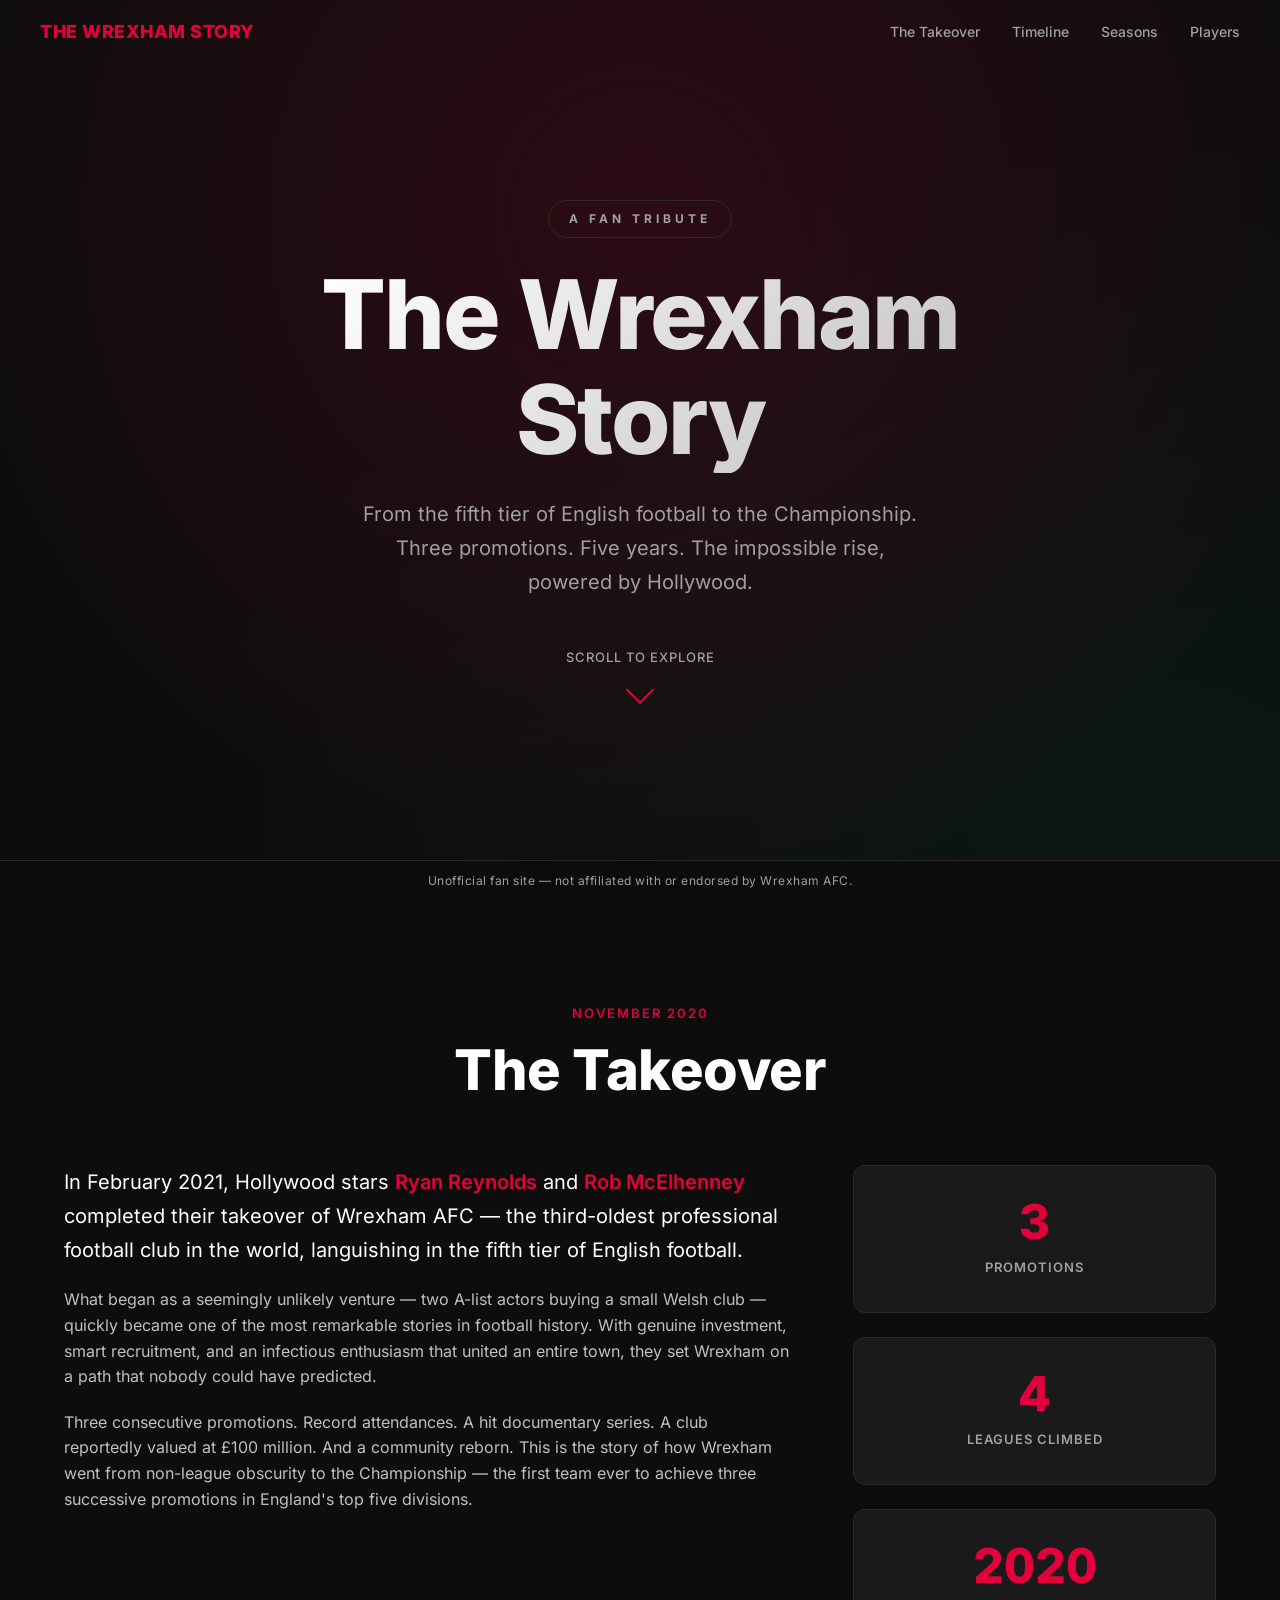
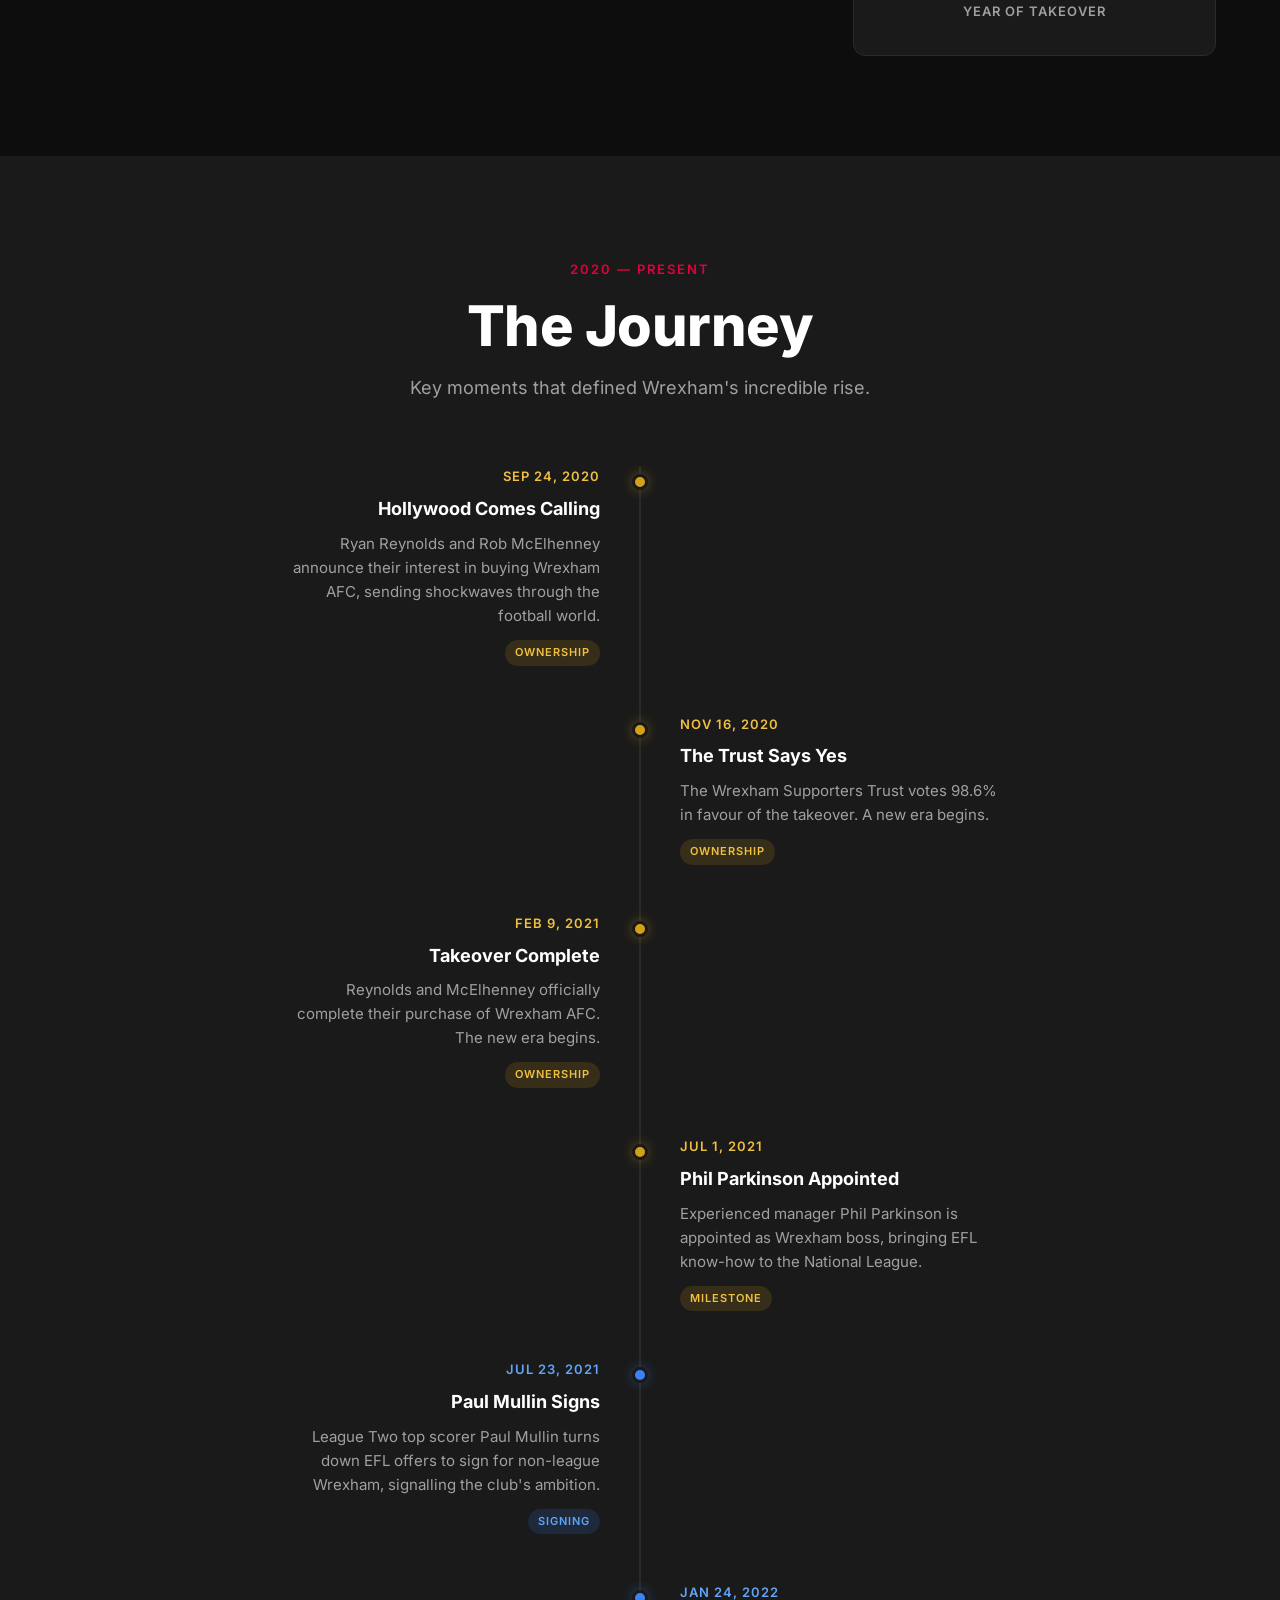
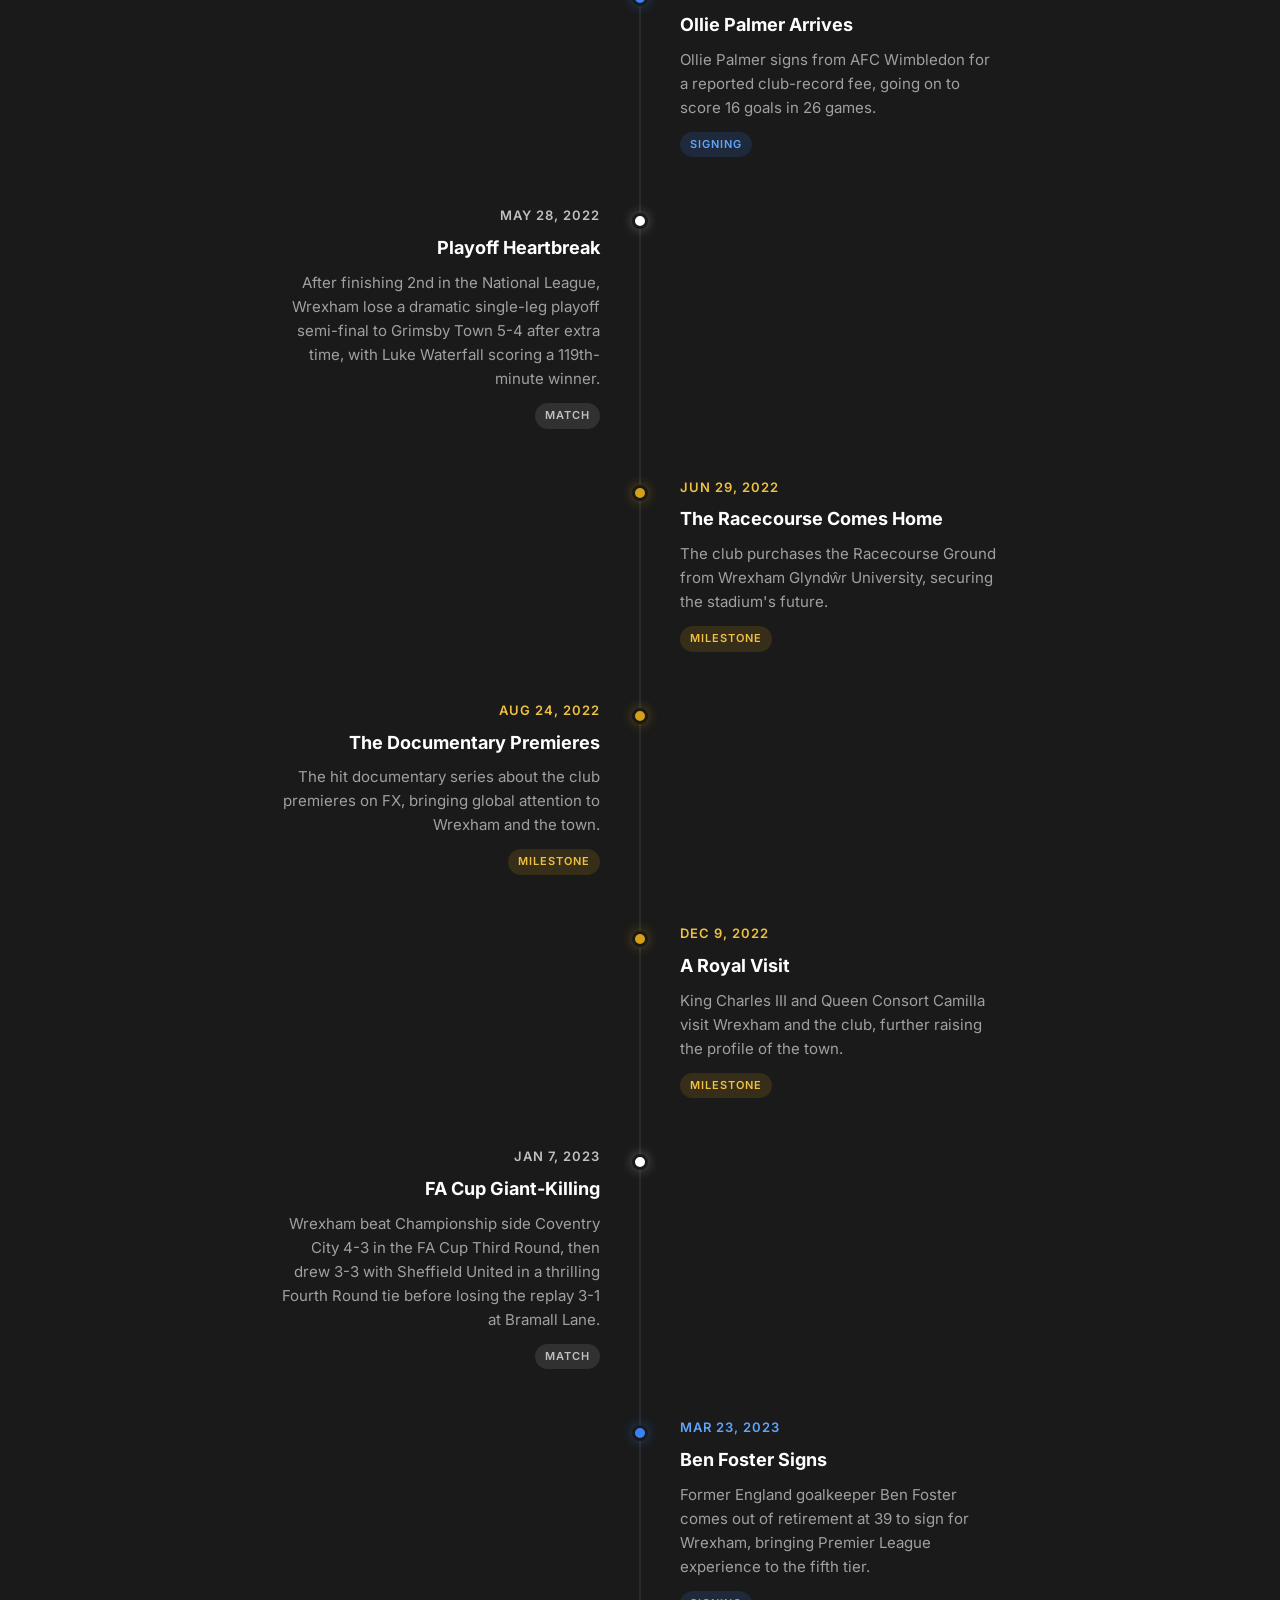
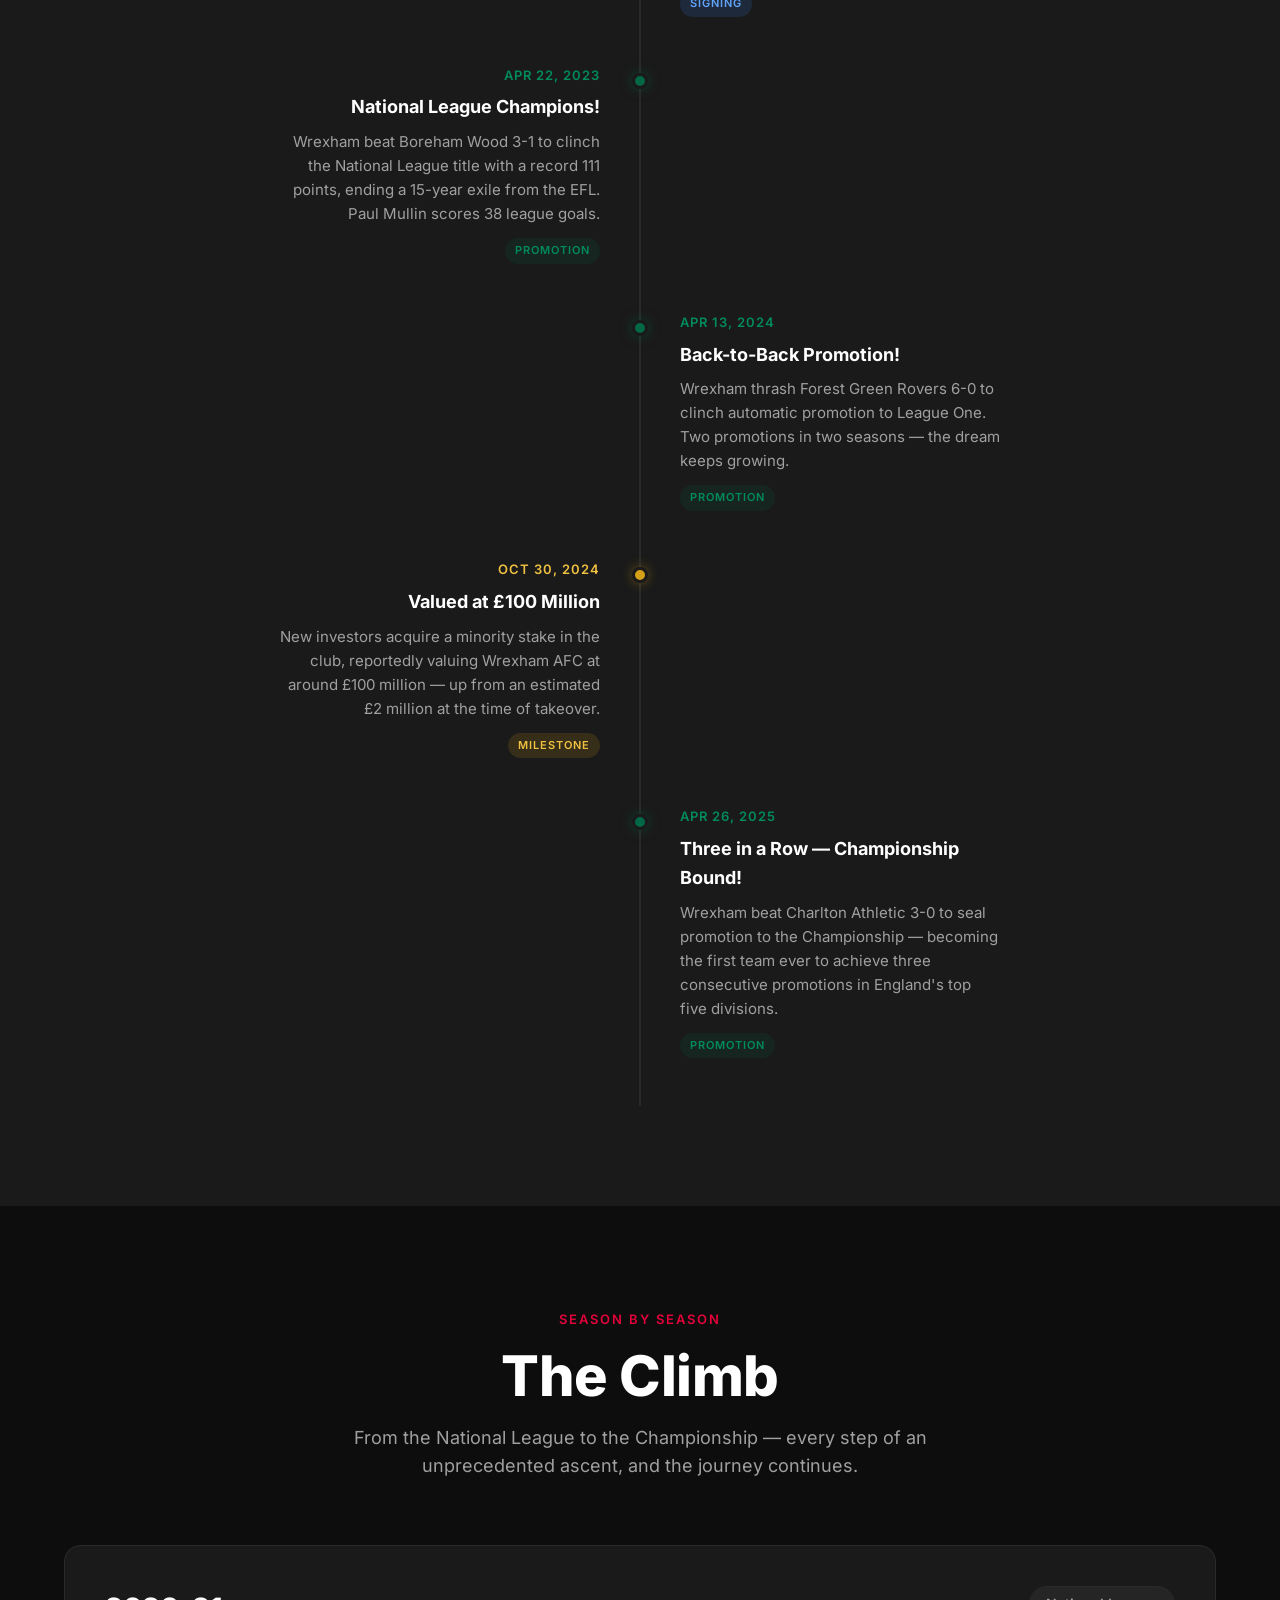
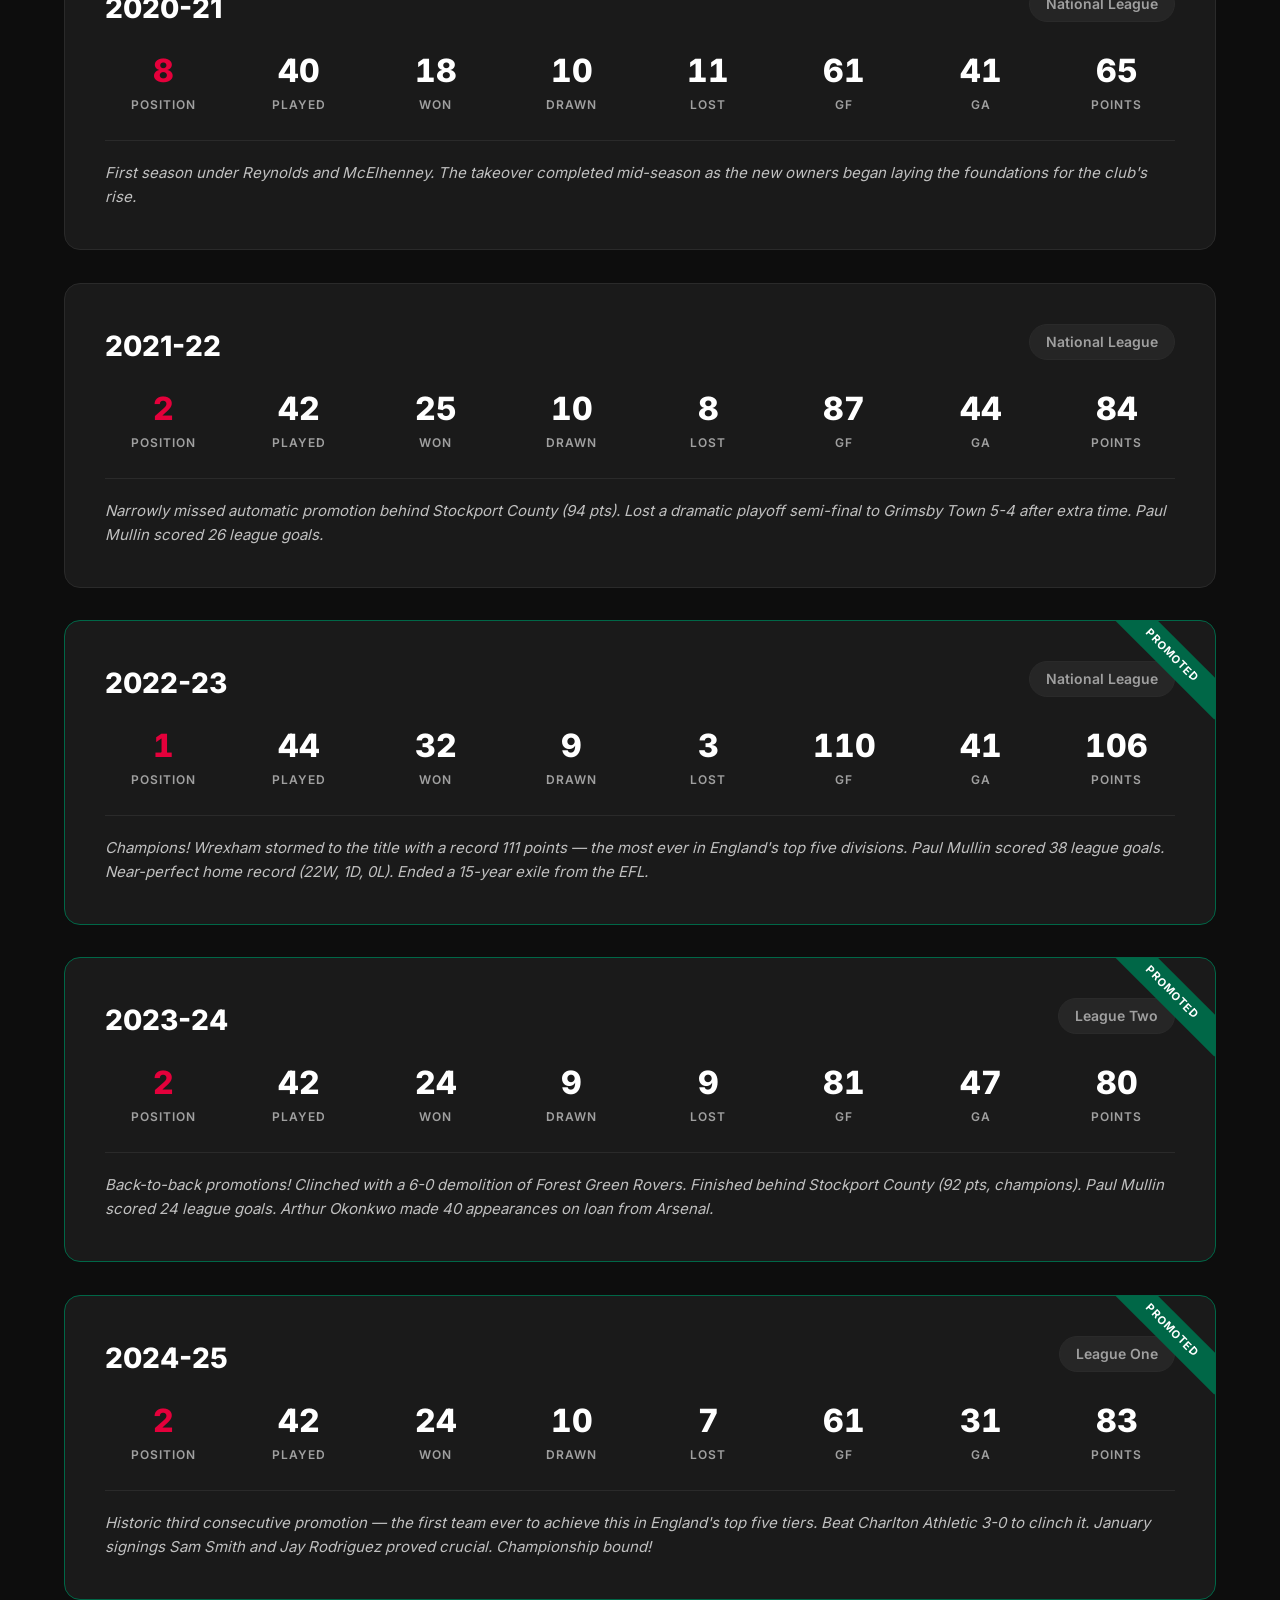
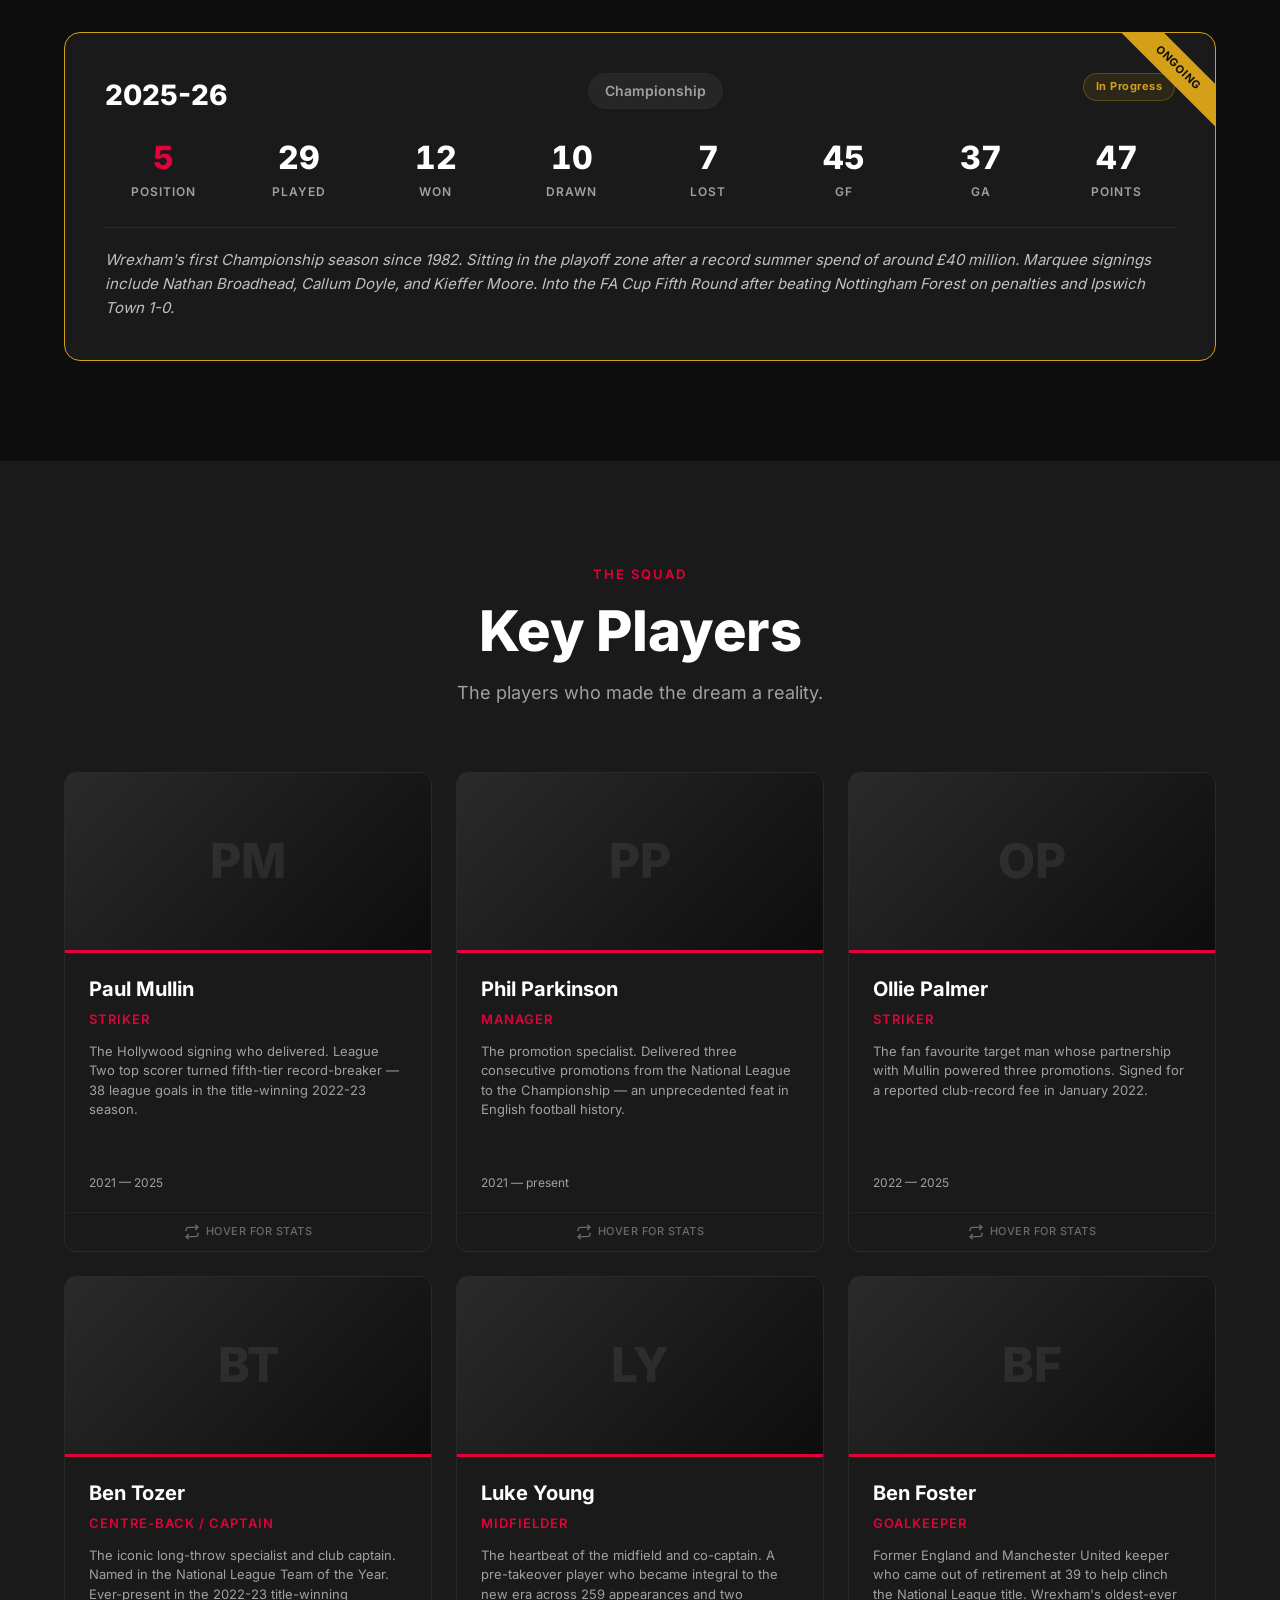
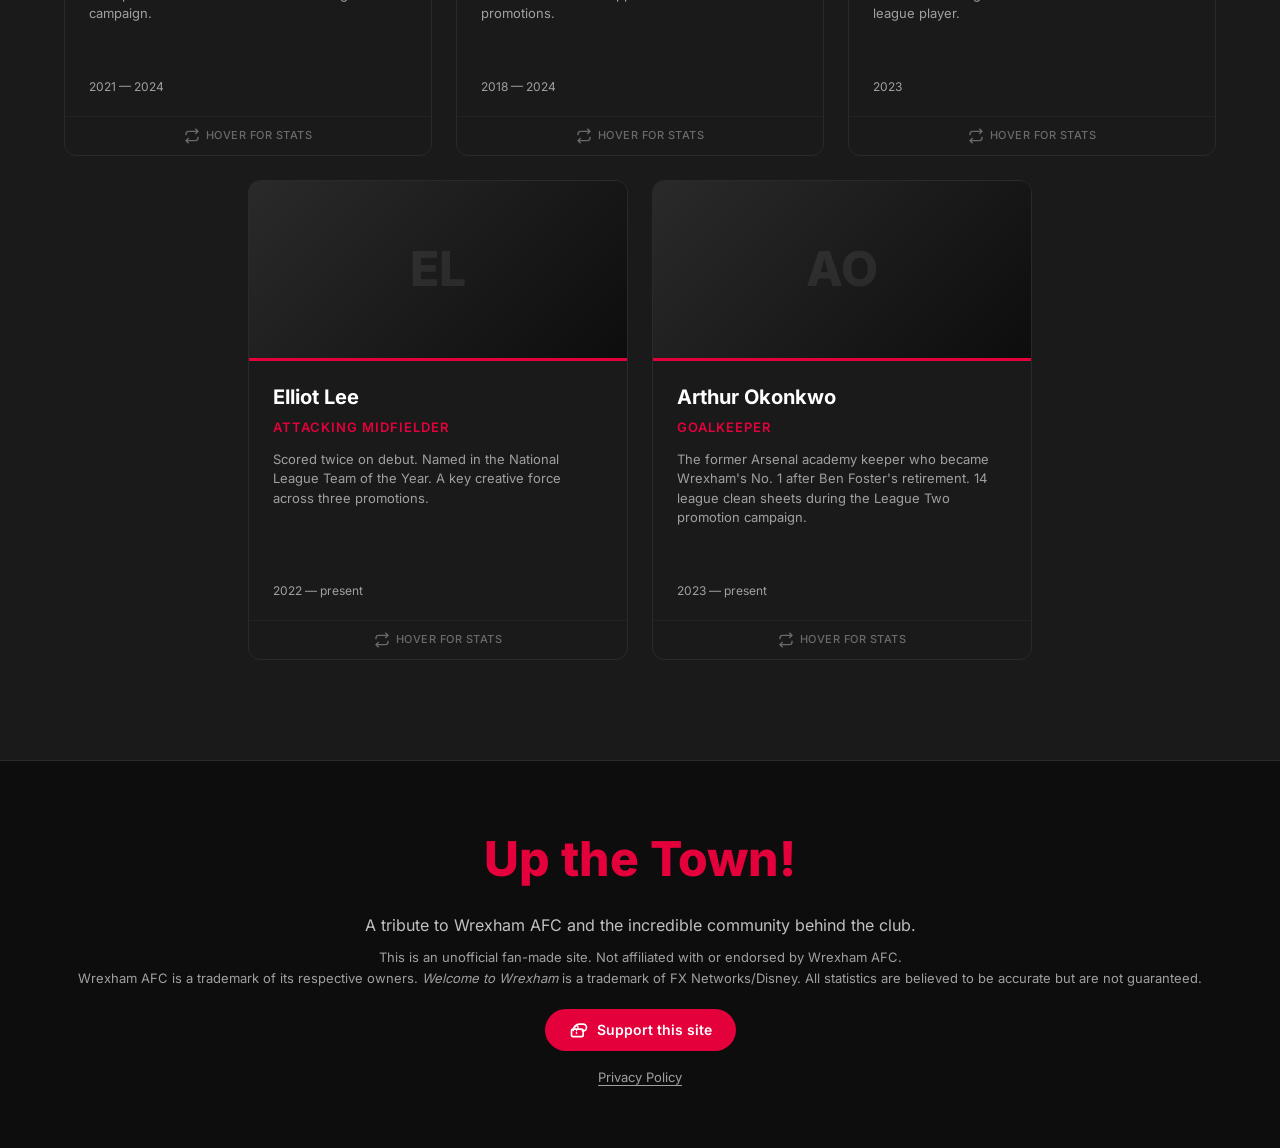
<file: index.html>
<!DOCTYPE html>
<html lang="en">
<head>
  <meta charset="UTF-8">
  <meta name="viewport" content="width=device-width, initial-scale=1.0">
  <title>The Wrexham Story — An Unofficial Fan Tribute</title>
  <meta name="description" content="An unofficial fan tribute documenting the incredible journey of Wrexham AFC since 2020. Three consecutive promotions from the National League to the Championship.">
  <link rel="canonical" href="https://wrexham-story.pages.dev/">
  <!-- Google Search Console -->
  <meta name="google-site-verification" content="bTykUN9U_rLU-2FO19yxiwik8EmIX-AzDOJ_jHThT9k" />
  <!-- Open Graph -->
  <meta property="og:type" content="website">
  <meta property="og:title" content="The Wrexham Story — An Unofficial Fan Tribute">
  <meta property="og:description" content="Three consecutive promotions. Five years. The impossible rise of Wrexham AFC, powered by Hollywood.">
  <meta property="og:url" content="https://wrexham-story.pages.dev/">
  <meta property="og:site_name" content="The Wrexham Story">
  <meta property="og:locale" content="en_GB">
  <!-- Twitter Card -->
  <meta name="twitter:card" content="summary_large_image">
  <meta name="twitter:title" content="The Wrexham Story — An Unofficial Fan Tribute">
  <meta name="twitter:description" content="Three consecutive promotions. Five years. The impossible rise of Wrexham AFC, powered by Hollywood.">
  <!-- Favicon -->
  <link rel="icon" href="favicon.svg" type="image/svg+xml">
  <link rel="stylesheet" href="css/fonts.css">
  <link rel="stylesheet" href="css/styles.css">
  <link rel="stylesheet" href="css/animations.css">
  <!-- Structured Data -->
  <script type="application/ld+json">
  {
    "@context": "https://schema.org",
    "@type": "WebPage",
    "name": "The Wrexham Story",
    "description": "An unofficial fan tribute documenting the incredible journey of Wrexham AFC since 2020. Three consecutive promotions from the National League to the Championship.",
    "url": "https://wrexham-story.pages.dev/",
    "inLanguage": "en",
    "about": {
      "@type": "SportsTeam",
      "name": "Wrexham AFC",
      "sport": "Football",
      "url": "https://www.wrexhamafc.co.uk"
    },
    "keywords": "Wrexham AFC, Ryan Reynolds, Rob McElhenney, football, promotions, Championship, National League"
  }
  </script>
</head>
<body>

  <!-- Skip to Content (Accessibility) -->
  <a href="#about" class="skip-link">Skip to content</a>

  <!-- Scroll Progress Bar -->
  <div class="scroll-progress" id="scrollProgress"></div>

  <!-- Navigation -->
  <nav class="nav" id="nav">
    <div class="nav__inner">
      <a href="#hero" class="nav__logo">The Wrexham Story</a>
      <ul class="nav__links">
        <li><a href="#about" class="nav__link" data-section="about">The Takeover</a></li>
        <li><a href="#timeline" class="nav__link" data-section="timeline">Timeline</a></li>
        <li><a href="#seasons" class="nav__link" data-section="seasons">Seasons</a></li>
        <li><a href="#players" class="nav__link" data-section="players">Players</a></li>
      </ul>
      <button class="nav__toggle" id="navToggle" aria-label="Toggle menu">
        <span></span>
        <span></span>
        <span></span>
      </button>
    </div>
  </nav>

  <!-- Disclaimer Banner -->
  <div class="disclaimer-banner">
    Unofficial fan site — not affiliated with or endorsed by Wrexham AFC.
  </div>

  <!-- Hero Section -->
  <section class="hero" id="hero">
    <div class="hero__bg"></div>
    <div class="hero__content">
      <div class="hero__badge">A Fan Tribute</div>
      <h1 class="hero__title">The Wrexham<br>Story</h1>
      <p class="hero__subtitle">From the fifth tier of English football to the Championship.<br>Three promotions. Five years. The impossible rise, powered by Hollywood.</p>
      <div class="hero__scroll-indicator">
        <span>Scroll to explore</span>
        <div class="hero__arrow"></div>
      </div>
    </div>
  </section>

  <!-- About the Takeover -->
  <section class="section" id="about">
    <div class="container">
      <div class="section__header reveal">
        <span class="section__label">November 2020</span>
        <h2 class="section__title">The Takeover</h2>
      </div>
      <div class="about__content reveal">
        <div class="about__text">
          <p class="about__lead">In February 2021, Hollywood stars <strong>Ryan Reynolds</strong> and <strong>Rob McElhenney</strong> completed their takeover of Wrexham AFC — the third-oldest professional football club in the world, languishing in the fifth tier of English football.</p>
          <p>What began as a seemingly unlikely venture — two A-list actors buying a small Welsh club — quickly became one of the most remarkable stories in football history. With genuine investment, smart recruitment, and an infectious enthusiasm that united an entire town, they set Wrexham on a path that nobody could have predicted.</p>
          <p>Three consecutive promotions. Record attendances. A hit documentary series. A club reportedly valued at £100 million. And a community reborn. This is the story of how Wrexham went from non-league obscurity to the Championship — the first team ever to achieve three successive promotions in England's top five divisions.</p>
        </div>
        <div class="about__stats">
          <div class="about__stat">
            <span class="about__stat-number" data-count="3">0</span>
            <span class="about__stat-label">Promotions</span>
          </div>
          <div class="about__stat">
            <span class="about__stat-number" data-count="4">0</span>
            <span class="about__stat-label">Leagues Climbed</span>
          </div>
          <div class="about__stat">
            <span class="about__stat-number" data-count="2020">0</span>
            <span class="about__stat-label">Year of Takeover</span>
          </div>
        </div>
      </div>
    </div>
  </section>

  <!-- Timeline -->
  <section class="section section--alt" id="timeline">
    <div class="container">
      <div class="section__header reveal">
        <span class="section__label">2020 — Present</span>
        <h2 class="section__title">The Journey</h2>
        <p class="section__subtitle">Key moments that defined Wrexham's incredible rise.</p>
      </div>
      <div class="timeline" id="timelineContainer">
        <!-- Populated by js/timeline.js -->
        <noscript>
          <p>Key moments: Hollywood takeover (2020), Paul Mullin signs (2021), National League title with record 111 points (2023), back-to-back promotion to League One (2024), historic third consecutive promotion to Championship (2025).</p>
        </noscript>
      </div>
    </div>
  </section>

  <!-- Seasons -->
  <section class="section" id="seasons">
    <div class="container">
      <div class="section__header reveal">
        <span class="section__label">Season by Season</span>
        <h2 class="section__title">The Climb</h2>
        <p class="section__subtitle">From the National League to the Championship — every step of an unprecedented ascent, and the journey continues.</p>
      </div>
      <div class="seasons" id="seasonsContainer">
        <!-- Populated by js/seasons.js -->
        <noscript>
          <p>Wrexham AFC seasons: 2020-21 National League (8th), 2021-22 National League (2nd), 2022-23 National League Champions (1st, 111 pts), 2023-24 League Two (2nd, promoted), 2024-25 League One (2nd, promoted), 2025-26 Championship (ongoing).</p>
        </noscript>
      </div>
    </div>
  </section>

  <!-- Notable Players -->
  <section class="section section--alt" id="players">
    <div class="container">
      <div class="section__header reveal">
        <span class="section__label">The Squad</span>
        <h2 class="section__title">Key Players</h2>
        <p class="section__subtitle">The players who made the dream a reality.</p>
      </div>
      <div class="players" id="playersContainer">
        <!-- Populated by js/players.js -->
        <noscript>
          <p>Key players: Paul Mullin (170 apps, 108 goals), Phil Parkinson (Manager), Ollie Palmer (156 apps, 46 goals), Ben Tozer (Captain), Luke Young (259 apps), Ben Foster, Elliot Lee (152 apps, 41 goals), Arthur Okonkwo (80 apps, 30 clean sheets).</p>
        </noscript>
      </div>
    </div>
  </section>

  <!-- Footer -->
  <footer class="footer" id="footer">
    <div class="container">
      <div class="footer__content">
        <p class="footer__tagline">Up the Town!</p>
        <p class="footer__credit">A tribute to Wrexham AFC and the incredible community behind the club.</p>
        <p class="footer__note">This is an unofficial fan-made site. Not affiliated with or endorsed by Wrexham AFC.</p>
        <p class="footer__note">Wrexham AFC is a trademark of its respective owners. <em>Welcome to Wrexham</em> is a trademark of FX Networks/Disney. All statistics are believed to be accurate but are not guaranteed.</p>
        <a href="https://ko-fi.com/nyikoz" target="_blank" rel="noopener noreferrer" class="footer__kofi">
          <svg class="footer__kofi-icon" viewBox="0 0 24 24" fill="none" xmlns="http://www.w3.org/2000/svg" aria-hidden="true"><path d="M5 12.5C5 8.358 8.358 5 12.5 5H17c2.21 0 4 1.79 4 4s-1.79 4-4 4h-1" stroke="currentColor" stroke-width="2" stroke-linecap="round"/><path d="M7 9c0-1 .6-2 2-2s2 1 2 2c0 2-2 2-2 4" stroke="currentColor" stroke-width="1.5" stroke-linecap="round"/><path d="M9 15.5v.5" stroke="currentColor" stroke-width="2" stroke-linecap="round"/><rect x="3" y="11" width="14" height="9" rx="2" stroke="currentColor" stroke-width="2"/></svg>
          Support this site
        </a>
        <p class="footer__note"><a href="privacy.html" class="footer__link">Privacy Policy</a></p>
      </div>
    </div>
  </footer>

  <script src="js/timeline.js"></script>
  <script src="js/seasons.js"></script>
  <script src="js/players.js"></script>
  <script src="js/effects.js"></script>
  <script src="js/main.js"></script>
</body>
</html>
</file>
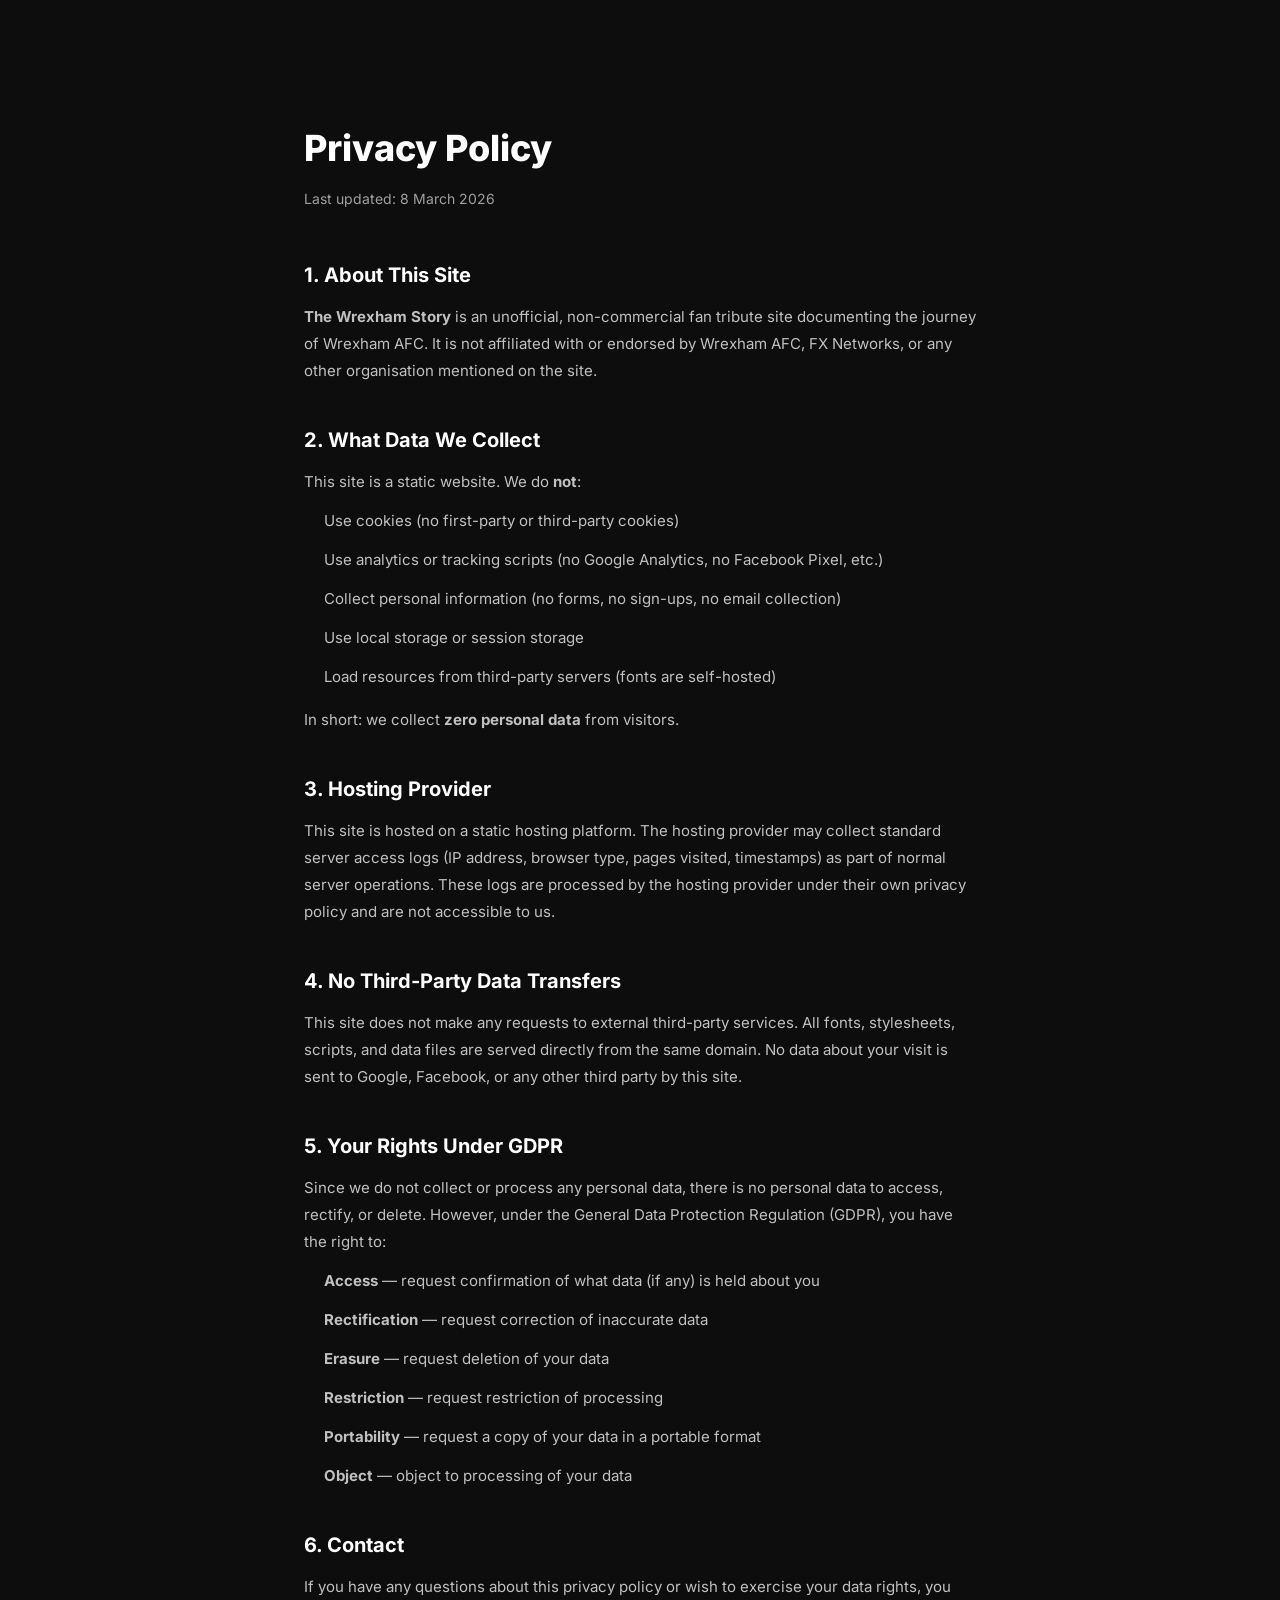
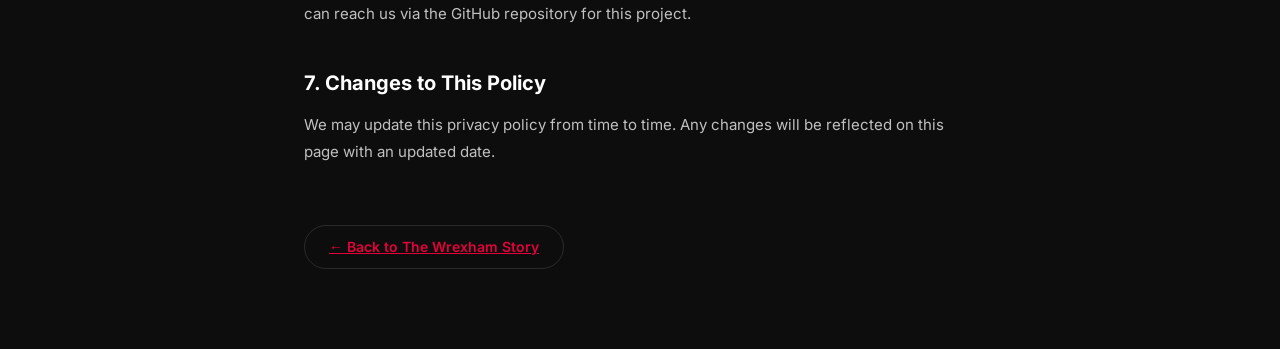
<file: privacy.html>
<!DOCTYPE html>
<html lang="en">
<head>
  <meta charset="UTF-8">
  <meta name="viewport" content="width=device-width, initial-scale=1.0">
  <title>Privacy Policy — The Wrexham Story</title>
  <meta name="description" content="Privacy policy for The Wrexham Story, an unofficial Wrexham AFC fan tribute site.">
  <link rel="canonical" href="https://wrexham-story.pages.dev/privacy.html">
  <meta property="og:type" content="website">
  <meta property="og:title" content="Privacy Policy — The Wrexham Story">
  <meta property="og:description" content="Privacy policy for The Wrexham Story, an unofficial Wrexham AFC fan tribute site.">
  <meta property="og:url" content="https://wrexham-story.pages.dev/privacy.html">
  <link rel="icon" href="favicon.svg" type="image/svg+xml">
  <link rel="stylesheet" href="css/fonts.css">
  <link rel="stylesheet" href="css/styles.css">
  <style>
    .privacy {
      max-width: 720px;
      margin: 0 auto;
      padding: 120px var(--container-padding) 80px;
    }
    .privacy h1 {
      font-size: 36px;
      font-weight: 800;
      margin-bottom: 8px;
    }
    .privacy .privacy__updated {
      font-size: 14px;
      color: var(--color-muted);
      margin-bottom: 48px;
    }
    .privacy h2 {
      font-size: 20px;
      font-weight: 700;
      margin-top: 40px;
      margin-bottom: 12px;
      color: var(--color-white);
    }
    .privacy p,
    .privacy li {
      font-size: 15px;
      color: var(--color-muted-light);
      line-height: 1.8;
      margin-bottom: 12px;
    }
    .privacy ul {
      padding-left: 20px;
      margin-bottom: 16px;
    }
    .privacy a {
      color: var(--color-red);
      text-decoration: underline;
    }
    .privacy__back {
      display: inline-block;
      margin-top: 48px;
      font-size: 14px;
      font-weight: 600;
      color: var(--color-muted);
      text-decoration: none;
      border: 1px solid var(--color-dark-border);
      padding: 10px 24px;
      border-radius: 100px;
      transition: color 0.2s, border-color 0.2s;
    }
    .privacy__back:hover {
      color: var(--color-white);
      border-color: var(--color-muted);
    }
  </style>
</head>
<body>
  <div class="privacy">
    <h1>Privacy Policy</h1>
    <p class="privacy__updated">Last updated: 8 March 2026</p>

    <h2>1. About This Site</h2>
    <p><strong>The Wrexham Story</strong> is an unofficial, non-commercial fan tribute site documenting the journey of Wrexham AFC. It is not affiliated with or endorsed by Wrexham AFC, FX Networks, or any other organisation mentioned on the site.</p>

    <h2>2. What Data We Collect</h2>
    <p>This site is a static website. We do <strong>not</strong>:</p>
    <ul>
      <li>Use cookies (no first-party or third-party cookies)</li>
      <li>Use analytics or tracking scripts (no Google Analytics, no Facebook Pixel, etc.)</li>
      <li>Collect personal information (no forms, no sign-ups, no email collection)</li>
      <li>Use local storage or session storage</li>
      <li>Load resources from third-party servers (fonts are self-hosted)</li>
    </ul>
    <p>In short: we collect <strong>zero personal data</strong> from visitors.</p>

    <h2>3. Hosting Provider</h2>
    <p>This site is hosted on a static hosting platform. The hosting provider may collect standard server access logs (IP address, browser type, pages visited, timestamps) as part of normal server operations. These logs are processed by the hosting provider under their own privacy policy and are not accessible to us.</p>

    <h2>4. No Third-Party Data Transfers</h2>
    <p>This site does not make any requests to external third-party services. All fonts, stylesheets, scripts, and data files are served directly from the same domain. No data about your visit is sent to Google, Facebook, or any other third party by this site.</p>

    <h2>5. Your Rights Under GDPR</h2>
    <p>Since we do not collect or process any personal data, there is no personal data to access, rectify, or delete. However, under the General Data Protection Regulation (GDPR), you have the right to:</p>
    <ul>
      <li><strong>Access</strong> — request confirmation of what data (if any) is held about you</li>
      <li><strong>Rectification</strong> — request correction of inaccurate data</li>
      <li><strong>Erasure</strong> — request deletion of your data</li>
      <li><strong>Restriction</strong> — request restriction of processing</li>
      <li><strong>Portability</strong> — request a copy of your data in a portable format</li>
      <li><strong>Object</strong> — object to processing of your data</li>
    </ul>

    <h2>6. Contact</h2>
    <p>If you have any questions about this privacy policy or wish to exercise your data rights, you can reach us via the GitHub repository for this project.</p>

    <h2>7. Changes to This Policy</h2>
    <p>We may update this privacy policy from time to time. Any changes will be reflected on this page with an updated date.</p>

    <a href="index.html" class="privacy__back">&larr; Back to The Wrexham Story</a>
  </div>
</body>
</html>
</file>
<file: css/fonts.css>
/* ============================================
   Self-hosted Inter Font — GDPR Compliant
   No external requests to Google servers.
   ============================================ */

@font-face {
  font-family: 'Inter';
  font-style: normal;
  font-weight: 400;
  font-display: swap;
  src: url('../fonts/inter-400.woff2') format('woff2');
}

@font-face {
  font-family: 'Inter';
  font-style: normal;
  font-weight: 500;
  font-display: swap;
  src: url('../fonts/inter-500.woff2') format('woff2');
}

@font-face {
  font-family: 'Inter';
  font-style: normal;
  font-weight: 600;
  font-display: swap;
  src: url('../fonts/inter-600.woff2') format('woff2');
}

@font-face {
  font-family: 'Inter';
  font-style: normal;
  font-weight: 700;
  font-display: swap;
  src: url('../fonts/inter-700.woff2') format('woff2');
}

@font-face {
  font-family: 'Inter';
  font-style: normal;
  font-weight: 800;
  font-display: swap;
  src: url('../fonts/inter-800.woff2') format('woff2');
}
</file>
<file: css/styles.css>
/* ============================================
   Wrexham FC — The Wrexham Story
   Core Styles
   ============================================ */

/* --- CSS Custom Properties --- */
:root {
  --color-red: #E4003B;
  --color-red-dark: #B8002F;
  --color-red-glow: rgba(228, 0, 59, 0.3);
  --color-green: #006747;
  --color-green-light: #008B5E;
  --color-amber: #D4A017;
  --color-amber-light: #F0C040;
  --color-blue: #3B82F6;
  --color-blue-light: #60A5FA;
  --color-dark: #0D0D0D;
  --color-dark-surface: #1A1A1A;
  --color-dark-border: #2A2A2A;
  --color-white: #FFFFFF;
  --color-muted: #A0A0A0;
  --color-muted-light: #C0C0C0;

  --font-family: 'Inter', -apple-system, BlinkMacSystemFont, 'Segoe UI', sans-serif;

  --container-max: 1200px;
  --container-padding: 24px;

  --section-spacing: 100px;
  --section-spacing-mobile: 60px;

  --nav-height: 64px;

  --radius-sm: 8px;
  --radius-md: 12px;
  --radius-lg: 16px;

  --shadow-card: 0 4px 24px rgba(0, 0, 0, 0.3);
  --shadow-card-hover: 0 8px 40px rgba(0, 0, 0, 0.5);
  --shadow-glow: 0 0 30px var(--color-red-glow);
}

/* --- Reset --- */
*,
*::before,
*::after {
  margin: 0;
  padding: 0;
  box-sizing: border-box;
}

html {
  scroll-behavior: smooth;
  -webkit-text-size-adjust: 100%;
  overflow-x: hidden;
}

body {
  font-family: var(--font-family);
  font-size: 16px;
  line-height: 1.6;
  color: var(--color-white);
  background-color: var(--color-dark);
  overflow-x: hidden;
  -webkit-font-smoothing: antialiased;
  -moz-osx-font-smoothing: grayscale;
}

a {
  color: inherit;
  text-decoration: none;
}

ul {
  list-style: none;
}

img {
  max-width: 100%;
  display: block;
}

/* --- Skip Link (Accessibility) --- */
.skip-link {
  position: absolute;
  top: -100%;
  left: 16px;
  z-index: 1002;
  padding: 12px 24px;
  background: var(--color-red);
  color: var(--color-white);
  font-size: 14px;
  font-weight: 600;
  border-radius: var(--radius-sm);
  text-decoration: none;
  transition: top 0.2s ease;
}

.skip-link:focus {
  top: 16px;
}

/* --- Focus Styles (Accessibility) --- */
:focus-visible {
  outline: 2px solid var(--color-red);
  outline-offset: 3px;
}

.nav__link:focus-visible {
  outline-offset: 6px;
  border-radius: 2px;
}

.nav__toggle:focus-visible {
  outline-offset: 4px;
  border-radius: var(--radius-sm);
}

.nav__logo:focus-visible {
  outline-offset: 4px;
  border-radius: 2px;
}

/* --- Disclaimer Banner --- */
.disclaimer-banner {
  position: fixed;
  bottom: 0;
  left: 0;
  right: 0;
  z-index: 999;
  background: rgba(13, 13, 13, 0.95);
  backdrop-filter: blur(8px);
  -webkit-backdrop-filter: blur(8px);
  border-top: 1px solid var(--color-dark-border);
  padding: 10px var(--container-padding);
  font-size: 12px;
  color: var(--color-muted);
  text-align: center;
  letter-spacing: 0.5px;
}

/* --- Scroll Progress Bar --- */
.scroll-progress {
  position: fixed;
  top: 0;
  left: 0;
  height: 3px;
  width: 0%;
  background: var(--color-red);
  z-index: 1001;
  transition: none;
}

/* --- Navigation --- */
.nav {
  position: fixed;
  top: 0;
  left: 0;
  right: 0;
  z-index: 1000;
  padding: 0 var(--container-padding);
  height: var(--nav-height);
  transition: background-color 0.3s ease, box-shadow 0.3s ease;
}

.nav--solid {
  background-color: rgba(13, 13, 13, 0.95);
  backdrop-filter: blur(12px);
  -webkit-backdrop-filter: blur(12px);
  box-shadow: 0 1px 0 var(--color-dark-border);
}

.nav__inner {
  max-width: var(--container-max);
  margin: 0 auto;
  height: 100%;
  display: flex;
  align-items: center;
  justify-content: space-between;
}

.nav__logo {
  font-size: 18px;
  font-weight: 800;
  letter-spacing: 0.5px;
  color: var(--color-red);
  text-transform: uppercase;
}

.nav__links {
  display: flex;
  gap: 32px;
}

.nav__link {
  font-size: 14px;
  font-weight: 500;
  color: var(--color-muted);
  position: relative;
  padding: 10px 0;
  transition: color 0.3s ease;
}

.nav__link::after {
  content: '';
  position: absolute;
  bottom: 0;
  left: 0;
  width: 0;
  height: 2px;
  background: var(--color-red);
  transition: width 0.3s ease;
}

.nav__link:hover,
.nav__link--active {
  color: var(--color-white);
}

.nav__link:hover::after,
.nav__link--active::after {
  width: 100%;
}

/* Mobile nav toggle */
.nav__toggle {
  display: none;
  flex-direction: column;
  align-items: center;
  justify-content: center;
  gap: 5px;
  background: none;
  border: none;
  cursor: pointer;
  padding: 10px;
  min-width: 44px;
  min-height: 44px;
}

.nav__toggle span {
  display: block;
  width: 24px;
  height: 2px;
  background: var(--color-white);
  transition: transform 0.3s ease, opacity 0.3s ease;
}

/* --- Container --- */
.container {
  max-width: var(--container-max);
  margin: 0 auto;
  padding: 0 var(--container-padding);
}

/* --- Sections --- */
.section {
  padding: var(--section-spacing) 0;
}

.section--alt {
  background: var(--color-dark-surface);
}

.section__header {
  text-align: center;
  margin-bottom: 64px;
}

.section__label {
  display: inline-block;
  font-size: 13px;
  font-weight: 600;
  color: var(--color-red);
  text-transform: uppercase;
  letter-spacing: 2px;
  margin-bottom: 16px;
}

.section__title {
  font-size: clamp(32px, 5vw, 56px);
  font-weight: 800;
  line-height: 1.1;
  letter-spacing: -0.5px;
  margin-bottom: 16px;
}

.section__subtitle {
  font-size: 18px;
  color: var(--color-muted);
  max-width: 600px;
  margin: 0 auto;
}

/* --- Hero --- */
.hero {
  position: relative;
  min-height: 100vh;
  display: flex;
  align-items: center;
  justify-content: center;
  overflow: hidden;
}

.hero__bg {
  position: absolute;
  inset: -10%;
  background:
    radial-gradient(ellipse at 50% 30%, rgba(228, 0, 59, 0.15) 0%, transparent 60%),
    radial-gradient(ellipse at 80% 80%, rgba(0, 103, 71, 0.1) 0%, transparent 50%),
    var(--color-dark);
  will-change: transform;
}

.hero__content {
  position: relative;
  text-align: center;
  padding: 0 var(--container-padding);
}

.hero__badge {
  display: inline-block;
  font-size: 12px;
  font-weight: 700;
  letter-spacing: 4px;
  color: var(--color-muted);
  text-transform: uppercase;
  margin-bottom: 24px;
  padding: 8px 20px;
  border: 1px solid var(--color-dark-border);
  border-radius: 100px;
}

.hero__title {
  font-size: clamp(48px, 10vw, 96px);
  font-weight: 800;
  line-height: 1.1;
  letter-spacing: -2px;
  margin-bottom: 24px;
  background: linear-gradient(135deg, var(--color-white) 0%, var(--color-muted-light) 100%);
  -webkit-background-clip: text;
  -webkit-text-fill-color: transparent;
  background-clip: text;
}

.hero__subtitle {
  font-size: clamp(16px, 2vw, 20px);
  color: var(--color-muted);
  line-height: 1.7;
  max-width: 560px;
  margin: 0 auto 48px;
}

.hero__scroll-indicator {
  display: flex;
  flex-direction: column;
  align-items: center;
  gap: 12px;
  color: var(--color-muted);
  font-size: 13px;
  font-weight: 500;
  letter-spacing: 1px;
  text-transform: uppercase;
}

.hero__arrow {
  width: 20px;
  height: 20px;
  border-right: 2px solid var(--color-red);
  border-bottom: 2px solid var(--color-red);
  transform: rotate(45deg);
  animation: bounceArrow 2s ease-in-out infinite;
}

@keyframes bounceArrow {
  0%, 100% { transform: rotate(45deg) translateY(0); }
  50% { transform: rotate(45deg) translateY(8px); }
}

/* --- About Section --- */
.about__content {
  display: grid;
  grid-template-columns: 1fr;
  gap: 48px;
}

.about__text p {
  color: var(--color-muted-light);
  margin-bottom: 20px;
}

.about__text p:last-child {
  margin-bottom: 0;
}

.about__lead {
  font-size: 20px;
  line-height: 1.7;
  color: var(--color-white) !important;
}

.about__text strong {
  color: var(--color-red);
  font-weight: 600;
}

.about__stats {
  display: grid;
  grid-template-columns: repeat(3, 1fr);
  gap: 24px;
}

.about__stat {
  text-align: center;
  padding: 32px 16px;
  background: var(--color-dark-surface);
  border-radius: var(--radius-md);
  border: 1px solid var(--color-dark-border);
}

.about__stat-number {
  display: block;
  font-size: 48px;
  font-weight: 800;
  color: var(--color-red);
  line-height: 1;
  margin-bottom: 8px;
  font-variant-numeric: tabular-nums;
}

.about__stat-label {
  font-size: 13px;
  font-weight: 600;
  color: var(--color-muted);
  text-transform: uppercase;
  letter-spacing: 1px;
}

/* --- Timeline --- */
.timeline {
  position: relative;
  max-width: 800px;
  margin: 0 auto;
}

.timeline::before {
  content: '';
  position: absolute;
  left: 50%;
  top: 0;
  bottom: 0;
  width: 2px;
  background: var(--color-dark-border);
  transform: translateX(-50%);
}

.timeline__item {
  position: relative;
  width: 50%;
  padding: 0 40px 48px;
}

.timeline__item--left {
  left: 0;
  text-align: right;
}

.timeline__item--right {
  left: 50%;
  text-align: left;
}

.timeline__dot {
  position: absolute;
  top: 8px;
  width: 16px;
  height: 16px;
  border-radius: 50%;
  background: var(--color-red);
  border: 3px solid var(--color-dark-surface);
  z-index: 1;
}

.timeline__item--left .timeline__dot {
  right: -8px;
}

.timeline__item--right .timeline__dot {
  left: -8px;
}

.timeline__dot--ownership {
  background: var(--color-amber);
  box-shadow: 0 0 12px rgba(212, 160, 23, 0.4);
}

.timeline__dot--promotion {
  background: var(--color-green);
  box-shadow: 0 0 12px rgba(0, 103, 71, 0.5);
}

.timeline__dot--signing {
  background: var(--color-blue);
  box-shadow: 0 0 12px rgba(59, 130, 246, 0.4);
}

.timeline__dot--match {
  background: var(--color-white);
  box-shadow: 0 0 12px rgba(255, 255, 255, 0.3);
}

.timeline__dot--milestone {
  background: var(--color-amber);
  box-shadow: 0 0 12px rgba(212, 160, 23, 0.4);
}

.timeline__date {
  font-size: 13px;
  font-weight: 600;
  color: var(--category-color, var(--color-muted-light));
  text-transform: uppercase;
  letter-spacing: 1px;
  margin-bottom: 8px;
}

.timeline__title {
  font-size: 18px;
  font-weight: 700;
  margin-bottom: 8px;
  color: var(--color-white);
}

.timeline__desc {
  font-size: 15px;
  color: var(--color-muted);
  line-height: 1.6;
}

.timeline__category {
  display: inline-block;
  font-size: 11px;
  font-weight: 600;
  text-transform: uppercase;
  letter-spacing: 1px;
  padding: 4px 10px;
  border-radius: 100px;
  margin-top: 12px;
  background: rgba(255, 255, 255, 0.08);
  color: var(--color-muted-light);
}

.timeline__category--ownership {
  background: rgba(212, 160, 23, 0.15);
  color: var(--color-amber-light);
}

.timeline__category--promotion {
  background: rgba(0, 103, 71, 0.15);
  color: var(--color-green-light);
}

.timeline__category--signing {
  background: rgba(59, 130, 246, 0.15);
  color: var(--color-blue-light);
}

.timeline__category--match {
  background: rgba(255, 255, 255, 0.1);
  color: var(--color-muted-light);
}

.timeline__category--milestone {
  background: rgba(212, 160, 23, 0.15);
  color: var(--color-amber-light);
}

/* --- Season Cards --- */
.seasons {
  display: grid;
  grid-template-columns: 1fr;
  gap: 32px;
}

.season-card {
  background: var(--color-dark-surface);
  border: 1px solid var(--color-dark-border);
  border-radius: var(--radius-lg);
  padding: 40px;
  transition: transform 0.5s cubic-bezier(0.22, 1, 0.36, 1), box-shadow 0.3s ease;
  transform-style: preserve-3d;
}

.season-card:hover {
  box-shadow: var(--shadow-card-hover), 0 0 40px rgba(228, 0, 59, 0.1);
}

.season-card--promoted {
  border-color: var(--color-green);
  position: relative;
  overflow: hidden;
}

.season-card--promoted::before {
  content: 'PROMOTED';
  position: absolute;
  top: 20px;
  right: -32px;
  background: var(--color-green);
  color: var(--color-white);
  font-size: 11px;
  font-weight: 700;
  letter-spacing: 1px;
  padding: 6px 40px;
  transform: rotate(45deg);
}

.season-card--ongoing {
  border-color: var(--color-amber);
  position: relative;
  overflow: hidden;
}

.season-card--ongoing::before {
  content: 'ONGOING';
  position: absolute;
  top: 20px;
  right: -32px;
  background: var(--color-amber);
  color: var(--color-dark);
  font-size: 11px;
  font-weight: 700;
  letter-spacing: 1px;
  padding: 6px 40px;
  transform: rotate(45deg);
}

.season-card__badge--ongoing {
  font-size: 11px;
  font-weight: 700;
  letter-spacing: 0.5px;
  color: var(--color-amber);
  padding: 4px 12px;
  background: rgba(212, 160, 23, 0.1);
  border-radius: 100px;
  border: 1px solid rgba(212, 160, 23, 0.3);
}

.season-card__header {
  display: flex;
  justify-content: space-between;
  align-items: flex-start;
  margin-bottom: 24px;
  flex-wrap: wrap;
  gap: 12px;
}

.season-card__season {
  font-size: 28px;
  font-weight: 800;
  color: var(--color-white);
}

.season-card__league {
  font-size: 14px;
  font-weight: 600;
  color: var(--color-muted);
  padding: 6px 16px;
  background: rgba(255, 255, 255, 0.05);
  border-radius: 100px;
  border: 1px solid var(--color-dark-border);
}

.season-card__stats {
  display: grid;
  grid-template-columns: repeat(auto-fit, minmax(100px, 1fr));
  gap: 20px;
  margin-bottom: 24px;
}

.season-card__stat {
  text-align: center;
}

.season-card__stat-value {
  display: block;
  font-size: 32px;
  font-weight: 800;
  color: var(--color-white);
  font-variant-numeric: tabular-nums;
  line-height: 1;
  margin-bottom: 4px;
}

.season-card__stat-value--position {
  color: var(--color-red);
}

.season-card__stat-label {
  font-size: 12px;
  font-weight: 600;
  color: var(--color-muted);
  text-transform: uppercase;
  letter-spacing: 1px;
}

.season-card__highlight {
  font-size: 15px;
  color: var(--color-muted-light);
  line-height: 1.6;
  padding-top: 20px;
  border-top: 1px solid var(--color-dark-border);
  font-style: italic;
}

/* --- Player Cards --- */
.players {
  display: flex;
  flex-wrap: wrap;
  gap: 24px;
  justify-content: center;
  overflow: hidden;
}

/* --- 3D Flip Player Cards --- */
.player-card {
  position: relative;
  perspective: 1000px;
  flex: 1 1 280px;
  max-width: 380px;
  height: 480px;
  cursor: pointer;
}

.player-card__inner {
  position: relative;
  width: 100%;
  height: 100%;
  transform-style: preserve-3d;
  transition: transform 0.7s cubic-bezier(0.4, 0, 0.2, 1);
}

/* Hover flip on devices with a pointer (not touch-only) */
@media (hover: hover) {
  .player-card:hover .player-card__inner {
    transform: rotateY(180deg);
  }
}

/* Tap/click flip (toggled via JS) */
.player-card--flipped .player-card__inner {
  transform: rotateY(180deg);
}

/* Shared face styles */
.player-card__front,
.player-card__back {
  position: absolute;
  top: 0;
  left: 0;
  width: 100%;
  height: 100%;
  backface-visibility: hidden;
  -webkit-backface-visibility: hidden;
  border-radius: var(--radius-md);
  overflow: hidden;
  border: 1px solid var(--color-dark-border);
  background: var(--color-dark-surface);
}

/* --- Front Face --- */
.player-card__front {
  display: flex;
  flex-direction: column;
}

.player-card__image {
  width: 100%;
  height: 180px;
  background: linear-gradient(135deg, var(--color-dark-border), var(--color-dark));
  display: flex;
  align-items: center;
  justify-content: center;
  border-bottom: 3px solid var(--color-red);
  flex-shrink: 0;
}

.player-card__initials {
  font-size: 48px;
  font-weight: 800;
  color: rgba(255, 255, 255, 0.08);
}

.player-card__body {
  padding: 20px 24px;
  flex: 1;
  display: flex;
  flex-direction: column;
}

.player-card__name {
  font-size: 20px;
  font-weight: 700;
  margin-bottom: 4px;
}

.player-card__position {
  font-size: 13px;
  font-weight: 600;
  color: var(--color-red);
  text-transform: uppercase;
  letter-spacing: 1px;
  margin-bottom: 12px;
}

.player-card__tagline {
  font-size: 13px;
  color: var(--color-muted);
  line-height: 1.5;
  flex: 1;
}

.player-card__seasons {
  font-size: 12px;
  color: var(--color-muted);
  margin-top: 12px;
}

.player-card__flip-hint {
  display: flex;
  align-items: center;
  justify-content: center;
  gap: 6px;
  padding: 10px;
  font-size: 11px;
  font-weight: 500;
  color: var(--color-muted);
  text-transform: uppercase;
  letter-spacing: 0.5px;
  border-top: 1px solid var(--color-dark-border);
  opacity: 0.6;
  transition: opacity 0.3s ease;
}

.player-card:hover .player-card__flip-hint {
  opacity: 0;
}

/* --- Back Face --- */
.player-card__back {
  transform: rotateY(180deg);
  display: flex;
  flex-direction: column;
  align-items: center;
  justify-content: center;
  text-align: center;
  padding: 32px 24px;
  background:
    radial-gradient(ellipse at 50% 0%, rgba(228, 0, 59, 0.15) 0%, transparent 60%),
    var(--color-dark-surface);
  border-color: var(--color-red);
}

.player-card__back-header {
  margin-bottom: 24px;
}

.player-card__back-initials {
  display: inline-block;
  font-size: 32px;
  font-weight: 800;
  color: var(--color-red);
  width: 64px;
  height: 64px;
  line-height: 64px;
  border-radius: 50%;
  background: rgba(228, 0, 59, 0.1);
  border: 2px solid rgba(228, 0, 59, 0.3);
  margin-bottom: 12px;
}

.player-card__back-name {
  font-size: 22px;
  font-weight: 700;
  margin-bottom: 4px;
}

.player-card__back-position {
  font-size: 13px;
  font-weight: 600;
  color: var(--color-red);
  text-transform: uppercase;
  letter-spacing: 1px;
}

.player-card__back-stats {
  display: flex;
  gap: 24px;
  margin-bottom: 20px;
  padding: 20px 0;
  border-top: 1px solid var(--color-dark-border);
  border-bottom: 1px solid var(--color-dark-border);
  width: 100%;
  justify-content: center;
}

.player-card__back-stat {
  text-align: center;
}

.player-card__back-stat-value {
  display: block;
  font-size: 32px;
  font-weight: 800;
  color: var(--color-white);
  font-variant-numeric: tabular-nums;
  line-height: 1;
  margin-bottom: 6px;
}

.player-card__back-stat-label {
  font-size: 10px;
  font-weight: 600;
  color: var(--color-muted);
  text-transform: uppercase;
  letter-spacing: 1px;
}

.player-card__back-tagline {
  font-size: 13px;
  color: var(--color-muted);
  line-height: 1.5;
  max-width: 300px;
}

.player-card__back-seasons {
  font-size: 12px;
  color: var(--color-muted);
  margin-top: 12px;
  opacity: 0.7;
}

/* --- Footer --- */
.footer {
  padding: 60px 0;
  text-align: center;
  border-top: 1px solid var(--color-dark-border);
}

.footer__tagline {
  font-size: clamp(32px, 5vw, 48px);
  font-weight: 800;
  color: var(--color-red);
  margin-bottom: 16px;
}

.footer__credit {
  font-size: 16px;
  color: var(--color-muted-light);
  margin-bottom: 8px;
}

.footer__note {
  font-size: 13px;
  color: var(--color-muted);
}

.footer__kofi {
  display: inline-flex;
  align-items: center;
  gap: 8px;
  margin: 20px 0 16px;
  padding: 10px 24px;
  font-size: 14px;
  font-weight: 600;
  color: var(--color-white);
  background: var(--color-red);
  border-radius: 100px;
  text-decoration: none;
  transition: background 0.2s ease, transform 0.2s ease;
}

.footer__kofi:hover {
  background: var(--color-red-dark);
  transform: translateY(-1px);
}

.footer__kofi-icon {
  width: 20px;
  height: 20px;
  flex-shrink: 0;
}

.footer__link {
  color: var(--color-muted);
  text-decoration: underline;
  text-underline-offset: 3px;
  transition: color 0.2s ease;
}

.footer__link:hover {
  color: var(--color-white);
}

/* --- Responsive --- */
@media (min-width: 768px) {
  .about__content {
    grid-template-columns: 2fr 1fr;
    align-items: start;
  }

  .about__stats {
    grid-template-columns: 1fr;
  }

  .seasons {
    grid-template-columns: 1fr;
  }
}

@media (min-width: 1024px) {
  .about__content {
    gap: 64px;
  }
}

/* Mobile: single-column timeline */
@media (max-width: 767px) {
  .nav__links {
    display: none;
    position: absolute;
    top: var(--nav-height);
    left: 0;
    right: 0;
    flex-direction: column;
    background: rgba(13, 13, 13, 0.98);
    padding: 16px var(--container-padding);
    gap: 0;
    border-bottom: 1px solid var(--color-dark-border);
  }

  .nav__links--open {
    display: flex;
  }

  .nav__link {
    padding: 12px 0;
  }

  .nav__toggle {
    display: flex;
  }

  .timeline::before {
    left: 8px;
  }

  .timeline__item,
  .timeline__item--left,
  .timeline__item--right {
    width: 100%;
    left: 0;
    text-align: left;
    padding-left: 36px;
    padding-right: 0;
  }

  .timeline__item--left .timeline__dot,
  .timeline__item--right .timeline__dot {
    left: 0;
    right: auto;
  }

  .about__stats {
    grid-template-columns: repeat(3, 1fr);
    gap: 12px;
  }

  .about__stat {
    padding: 20px 8px;
  }

  .about__stat-number {
    font-size: 32px;
  }

  .about__stat-label {
    font-size: 11px;
    letter-spacing: 0.5px;
  }

  .section__header {
    margin-bottom: 40px;
  }

  .section {
    padding: var(--section-spacing-mobile) 0;
  }

  .season-card {
    padding: 24px;
  }

  .season-card__stats {
    grid-template-columns: repeat(3, 1fr);
  }

  .players {
    flex-direction: column;
    align-items: stretch;
  }

  .player-card {
    max-width: none;
    width: 100%;
    height: 440px;
  }

  .player-card__back {
    padding: 24px 16px;
  }

  .player-card__back-stat-value {
    font-size: 24px;
  }

  .player-card__back-stats {
    gap: 16px;
  }

  .player-card__back-tagline {
    font-size: 12px;
  }
}
</file>
<file: css/animations.css>
/* ============================================
   Wrexham FC — Animations & Transitions
   ============================================ */

/* --- Scroll Reveal --- */
.reveal {
  opacity: 0;
  transform: translateY(30px);
  transition: opacity 0.8s cubic-bezier(0.22, 1, 0.36, 1),
              transform 0.8s cubic-bezier(0.22, 1, 0.36, 1);
  transition-delay: var(--delay, 0ms);
}

.reveal--visible {
  opacity: 1;
  transform: translateY(0);
}

/* Reveal from left */
.reveal--left {
  opacity: 0;
  transform: translateX(-40px);
  transition: opacity 0.8s cubic-bezier(0.22, 1, 0.36, 1),
              transform 0.8s cubic-bezier(0.22, 1, 0.36, 1);
  transition-delay: var(--delay, 0ms);
}

.reveal--left.reveal--visible {
  opacity: 1;
  transform: translateX(0);
}

/* Reveal from right */
.reveal--right {
  opacity: 0;
  transform: translateX(40px);
  transition: opacity 0.8s cubic-bezier(0.22, 1, 0.36, 1),
              transform 0.8s cubic-bezier(0.22, 1, 0.36, 1);
  transition-delay: var(--delay, 0ms);
}

.reveal--right.reveal--visible {
  opacity: 1;
  transform: translateX(0);
}

/* Scale up reveal */
.reveal--scale {
  opacity: 0;
  transform: scale(0.95);
  transition: opacity 0.6s cubic-bezier(0.22, 1, 0.36, 1),
              transform 0.6s cubic-bezier(0.22, 1, 0.36, 1);
  transition-delay: var(--delay, 0ms);
}

.reveal--scale.reveal--visible {
  opacity: 1;
  transform: scale(1);
}

/* --- Timeline Dot Pulse --- */
.timeline__dot {
  transition: transform 0.3s ease, box-shadow 0.3s ease;
}

.timeline__dot:hover {
  transform: scale(1.3);
}

.timeline__dot--ownership:hover {
  box-shadow: 0 0 16px rgba(212, 160, 23, 0.5);
}

.timeline__dot--promotion:hover {
  box-shadow: 0 0 16px rgba(0, 103, 71, 0.5);
}

.timeline__dot--signing:hover {
  box-shadow: 0 0 16px rgba(59, 130, 246, 0.5);
}

.timeline__dot--match:hover {
  box-shadow: 0 0 16px rgba(255, 255, 255, 0.4);
}

.timeline__dot--milestone:hover {
  box-shadow: 0 0 16px rgba(212, 160, 23, 0.5);
}

/* --- Card Hover Lift --- */
.season-card,
.player-card {
  will-change: transform;
}

/* --- Animated Counter --- */
.counter-animated {
  font-variant-numeric: tabular-nums;
}

/* --- Nav Link Underline Slide --- */
.nav__link::after {
  will-change: width;
}

/* --- Hero Fade In --- */
.hero__content {
  animation: heroFadeIn 1.2s cubic-bezier(0.22, 1, 0.36, 1) forwards;
}

@keyframes heroFadeIn {
  from {
    opacity: 0;
    transform: translateY(20px);
  }
  to {
    opacity: 1;
    transform: translateY(0);
  }
}

.hero__badge {
  animation: heroFadeIn 1s cubic-bezier(0.22, 1, 0.36, 1) 0.2s both;
}

.hero__title {
  animation: heroFadeIn 1s cubic-bezier(0.22, 1, 0.36, 1) 0.4s both;
}

.hero__subtitle {
  animation: heroFadeIn 1s cubic-bezier(0.22, 1, 0.36, 1) 0.6s both;
}

.hero__scroll-indicator {
  animation: heroFadeIn 1s cubic-bezier(0.22, 1, 0.36, 1) 0.8s both;
}

/* --- Stat Number Glow on Reveal --- */
.about__stat-number,
.season-card__stat-value {
  transition: color 0.3s ease;
}

/* --- Scroll Progress Bar --- */
.scroll-progress {
  will-change: width;
  transition: none;
}

/* --- Mobile Nav Toggle Animation --- */
.nav__toggle--active span:nth-child(1) {
  transform: rotate(45deg) translate(5px, 5px);
}

.nav__toggle--active span:nth-child(2) {
  opacity: 0;
}

.nav__toggle--active span:nth-child(3) {
  transform: rotate(-45deg) translate(5px, -5px);
}

/* --- Reduced Motion --- */
@media (prefers-reduced-motion: reduce) {
  *,
  *::before,
  *::after {
    animation-duration: 0.01ms !important;
    animation-iteration-count: 1 !important;
    transition-duration: 0.01ms !important;
    scroll-behavior: auto !important;
  }

  .reveal,
  .reveal--left,
  .reveal--right,
  .reveal--scale {
    opacity: 1;
    transform: none;
    transition: none;
  }

  .hero__content,
  .hero__badge,
  .hero__title,
  .hero__subtitle,
  .hero__scroll-indicator {
    animation: none;
    opacity: 1;
    transform: none;
  }

  .hero__arrow {
    animation: none;
  }

  .player-card__inner {
    transition: none !important;
  }

  .player-card:hover .player-card__inner {
    transform: none !important;
  }

  .player-card__back {
    display: none;
  }

  .player-card__flip-hint {
    display: none;
  }
}
</file>
